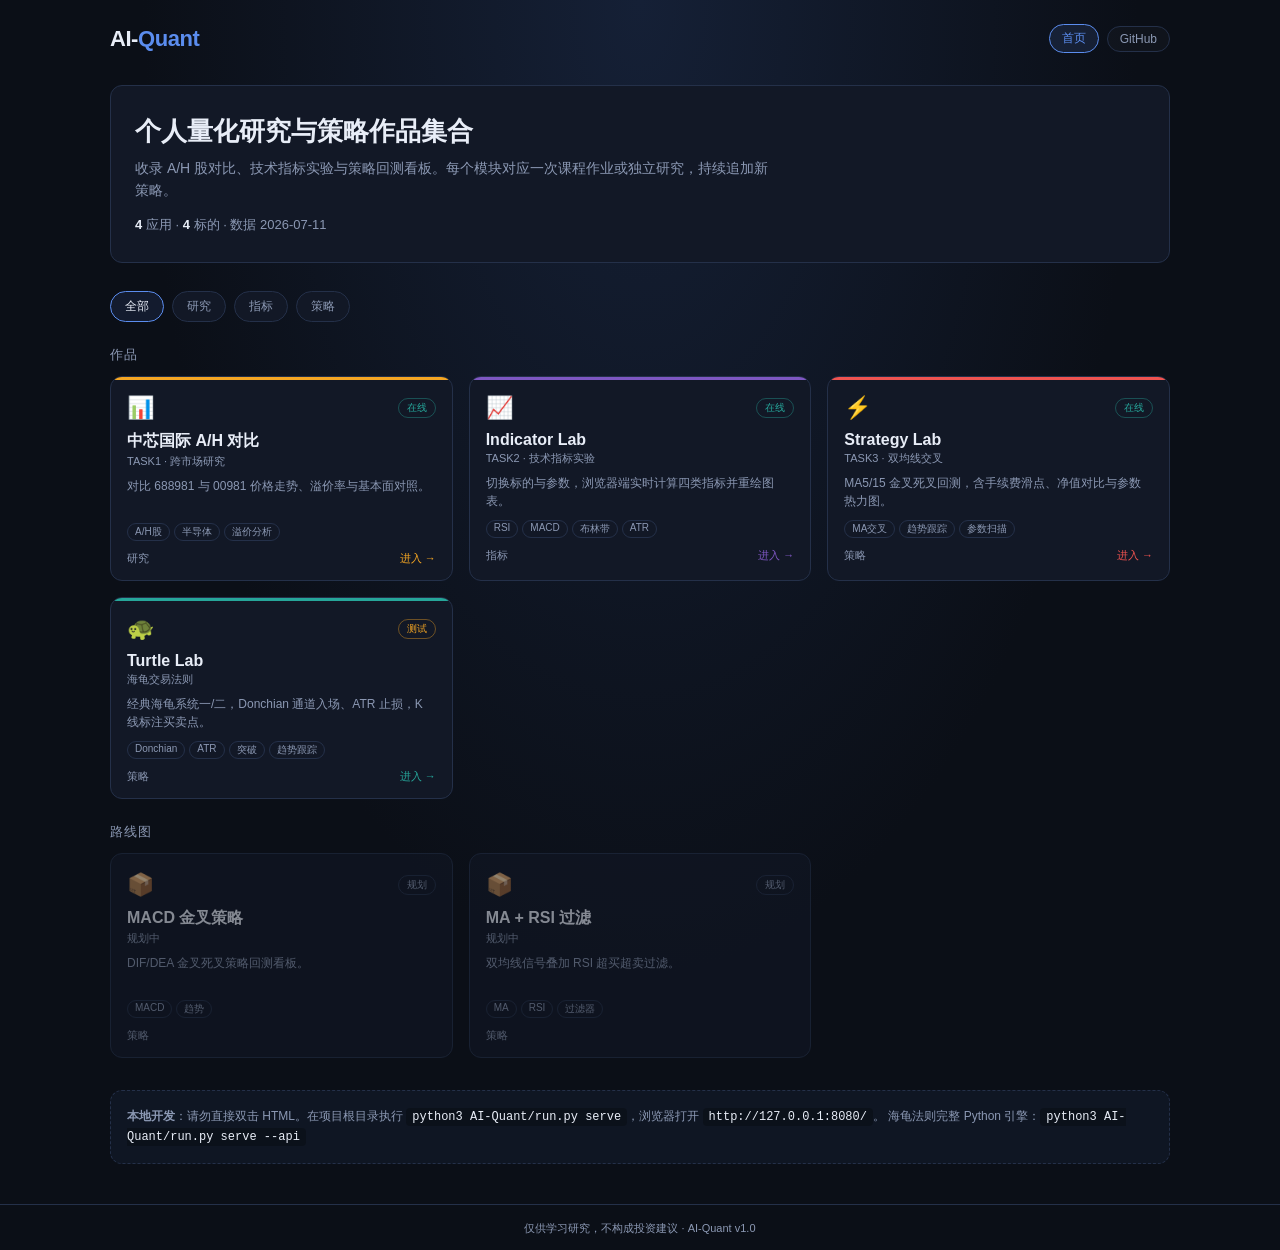
<file: AI-Quant/index.html>
<!DOCTYPE html>
<html lang="zh-CN">
<head>
  <meta charset="UTF-8" />
  <meta name="viewport" content="width=device-width, initial-scale=1.0" />
  <title>AI-Quant — 个人量化作品集合</title>
  <link rel="stylesheet" href="shared/css/platform.css" />
  <style>
    .wrap { max-width: 1100px; margin: 0 auto; padding: 24px 20px 40px; }

    .topbar {
      display: flex;
      align-items: center;
      justify-content: space-between;
      margin-bottom: 32px;
      flex-wrap: wrap;
      gap: 12px;
    }
    .brand { font-size: 22px; font-weight: 800; letter-spacing: -.02em; }
    .brand span { color: var(--accent); }

    .hero {
      margin-bottom: 28px;
      padding: 28px 24px;
      background: var(--panel);
      border: 1px solid var(--border);
      border-radius: var(--radius);
    }
    .hero h1 { font-size: 26px; margin-bottom: 8px; }
    .hero p { color: var(--muted); font-size: 14px; line-height: 1.6; max-width: 640px; }
    .hero-stats { margin-top: 14px; font-size: 13px; color: var(--muted); }
    .hero-stats strong { color: var(--text); }

    .filters {
      display: flex;
      gap: 8px;
      margin-bottom: 20px;
      flex-wrap: wrap;
    }
    .filters button {
      background: var(--panel);
      border: 1px solid var(--border);
      color: var(--muted);
      padding: 6px 14px;
      border-radius: 999px;
      font-size: 12px;
      cursor: pointer;
    }
    .filters button.active {
      color: var(--text);
      border-color: var(--accent);
      background: rgba(91,141,239,.1);
    }

    .section-title {
      font-size: 13px;
      color: var(--muted);
      margin: 24px 0 12px;
      text-transform: uppercase;
      letter-spacing: .06em;
    }

    .app-grid {
      display: grid;
      grid-template-columns: repeat(3, 1fr);
      gap: 16px;
    }

    .app-card {
      display: block;
      text-decoration: none;
      background: var(--panel);
      border: 1px solid var(--border);
      border-radius: var(--radius);
      padding: 18px 16px 14px;
      position: relative;
      overflow: hidden;
      transition: transform .15s, border-color .15s;
    }
    .app-card:not(.disabled):hover {
      transform: translateY(-2px);
      border-color: var(--accent);
    }
    .app-card.disabled { opacity: .55; cursor: default; }
    .card-accent {
      position: absolute;
      top: 0; left: 0; right: 0;
      height: 3px;
      background: var(--accent);
    }
    .card-head {
      display: flex;
      justify-content: space-between;
      align-items: center;
      margin-bottom: 10px;
    }
    .card-icon { font-size: 22px; }
    .status {
      font-size: 10px;
      padding: 2px 8px;
      border-radius: 999px;
      border: 1px solid var(--border);
    }
    .status.live { color: var(--strategy); border-color: rgba(38,166,154,.4); }
    .status.beta { color: var(--research); border-color: rgba(245,166,35,.4); }
    .status.planned { color: var(--muted); }

    .app-card h3 { font-size: 16px; margin-bottom: 2px; }
    .subtitle { font-size: 11px; color: var(--muted); margin-bottom: 8px; }
    .desc { font-size: 12px; color: var(--muted); line-height: 1.5; min-height: 36px; }
    .tags { display: flex; flex-wrap: wrap; gap: 4px; margin: 10px 0; }
    .tag {
      font-size: 10px;
      padding: 1px 7px;
      border-radius: 999px;
      border: 1px solid var(--border);
      color: var(--muted);
    }
    .card-foot {
      display: flex;
      justify-content: space-between;
      align-items: center;
      margin-top: 8px;
      font-size: 11px;
      color: var(--muted);
    }
    .enter { color: var(--accent); }

    .dev-box {
      margin-top: 32px;
      padding: 16px;
      background: rgba(91,141,239,.06);
      border: 1px dashed var(--border);
      border-radius: var(--radius);
      font-size: 12px;
      color: var(--muted);
      line-height: 1.6;
    }
    .dev-box code {
      background: rgba(0,0,0,.25);
      padding: 2px 6px;
      border-radius: 4px;
      color: var(--text);
    }
    .empty { color: var(--muted); padding: 24px; text-align: center; grid-column: 1 / -1; }

    @media (max-width: 900px) {
      .app-grid { grid-template-columns: repeat(2, 1fr); }
    }
    @media (max-width: 560px) {
      .app-grid { grid-template-columns: 1fr; }
    }
  </style>
</head>
<body>
  <div class="wrap">
    <header class="topbar">
      <div class="brand">AI-<span>Quant</span></div>
      <nav class="platform-nav">
        <a href="./" class="active home">首页</a>
        <a href="https://github.com/levine666/AI-Quant" target="_blank" rel="noopener">GitHub</a>
      </nav>
    </header>

    <section class="hero">
      <h1>个人量化研究与策略作品集合</h1>
      <p>
        收录 A/H 股对比、技术指标实验与策略回测看板。每个模块对应一次课程作业或独立研究，持续追加新策略。
      </p>
      <div class="hero-stats" id="heroStats">加载中…</div>
    </section>

    <div class="filters">
      <button type="button" data-filter="all" class="active">全部</button>
      <button type="button" data-filter="research">研究</button>
      <button type="button" data-filter="indicators">指标</button>
      <button type="button" data-filter="strategy">策略</button>
    </div>

    <div class="section-title">作品</div>
    <div class="app-grid" id="appGrid"></div>

    <div id="plannedSection">
      <div class="section-title">路线图</div>
      <div class="app-grid" id="plannedGrid"></div>
    </div>

    <div class="dev-box" id="dev">
      <strong>本地开发</strong>：请勿直接双击 HTML。在项目根目录执行
      <code>python3 AI-Quant/run.py serve</code>，浏览器打开
      <code>http://127.0.0.1:8080/</code>。
      海龟法则完整 Python 引擎：<code>python3 AI-Quant/run.py serve --api</code>
    </div>
  </div>

  <footer class="disclaimer">仅供学习研究，不构成投资建议 · AI-Quant v1.0</footer>
  <script src="shared/js/home.js"></script>
</body>
</html>
</file>
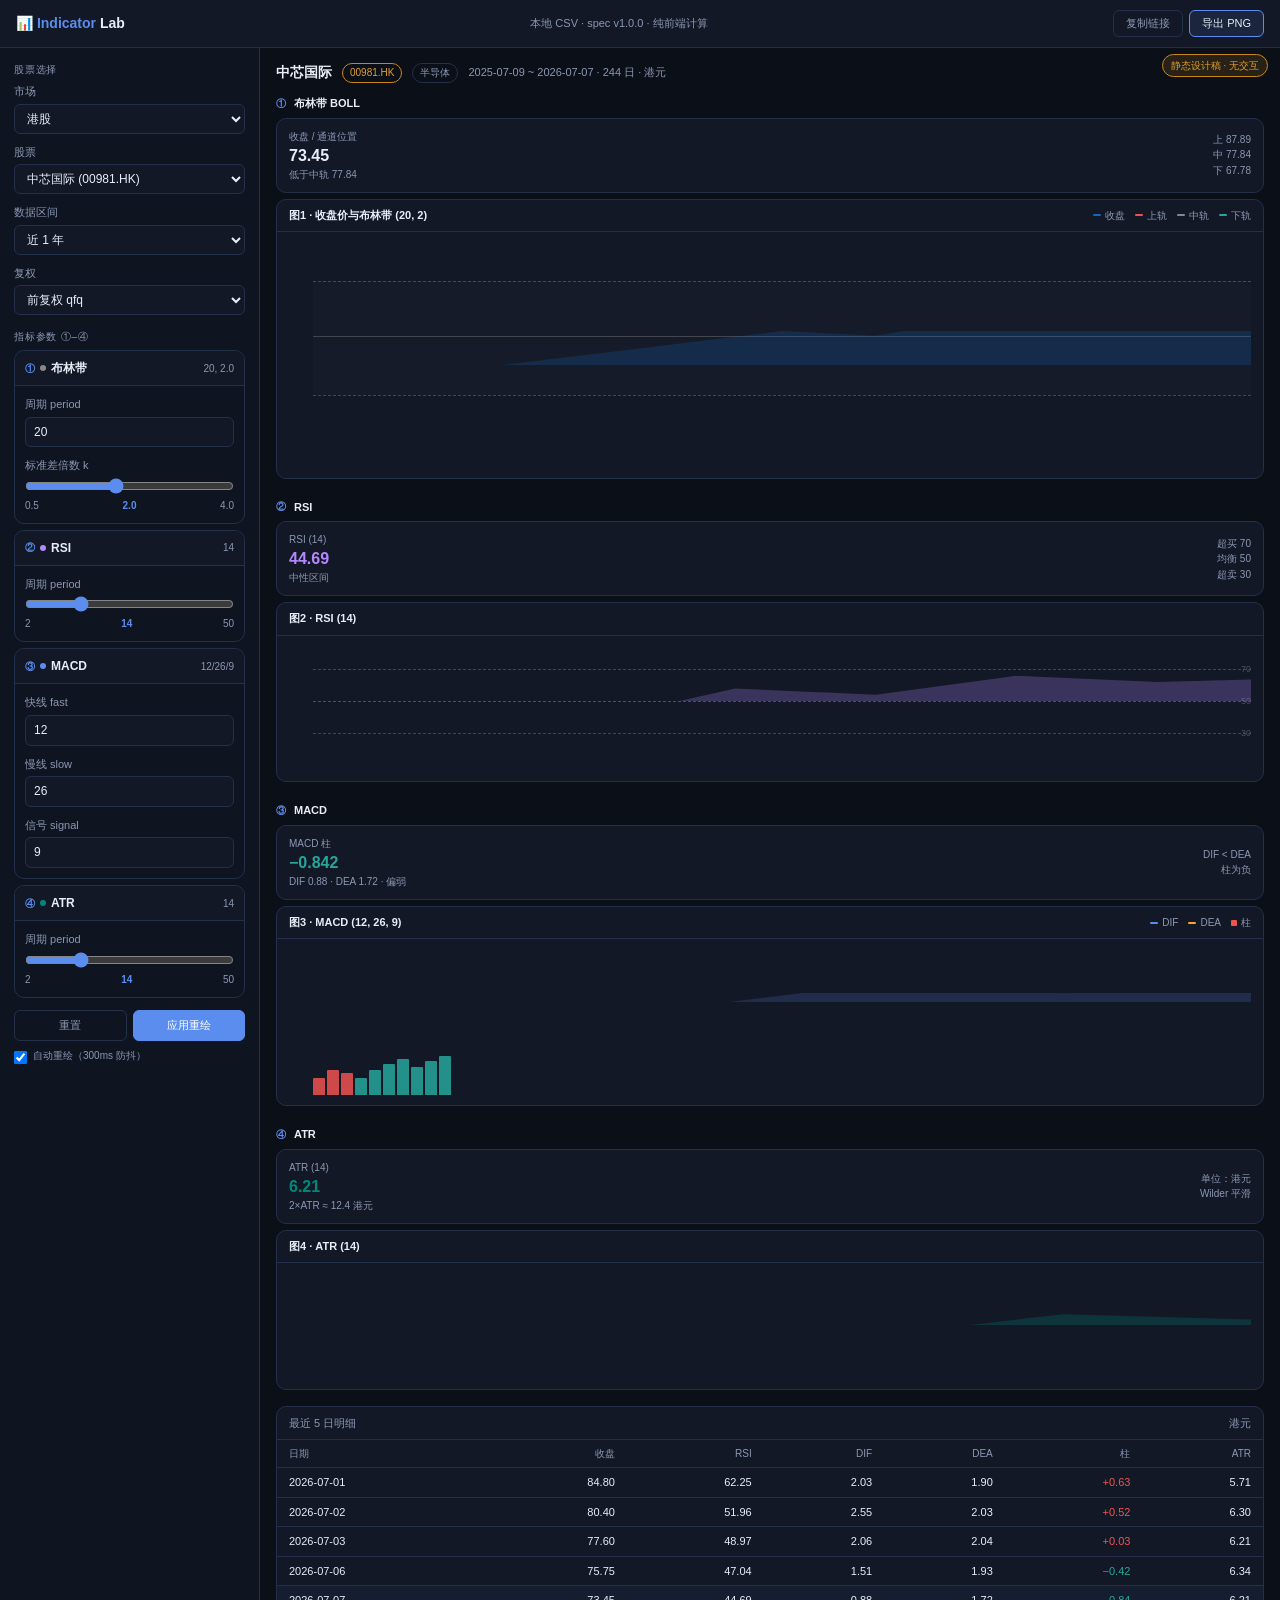
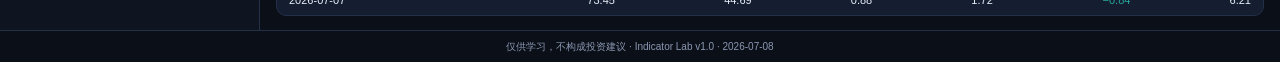
<file: AI-Quant/docs/indicator_lab_ui_mockup.html>
<!DOCTYPE html>
<html lang="zh-CN">
<head>
  <meta charset="UTF-8" />
  <meta name="viewport" content="width=device-width, initial-scale=1.0" />
  <title>Indicator Lab — 界面设计参考 v1.0</title>
  <style>
    :root {
      --bg: #0b0f17;
      --sidebar: #0f1520;
      --panel: #121826;
      --border: #243049;
      --text: #e8edf7;
      --muted: #8b98b3;
      --accent: #5b8def;
      --up: #ef5350;
      --down: #26a69a;
      --rsi: #b388ff;
      --macd-dif: #5b8def;
      --macd-dea: #f5a623;
      --atr: #00897b;
      --fs-xs: 10px;
      --fs-sm: 11px;
      --fs-base: 12px;
      --fs-md: 13px;
      --fs-lg: 14px;
      --fs-xl: 16px;
      --radius: 10px;
    }

    *, *::before, *::after { box-sizing: border-box; margin: 0; padding: 0; }

    body {
      font-family: -apple-system, BlinkMacSystemFont, "PingFang SC", "Microsoft YaHei", sans-serif;
      font-size: var(--fs-base);
      line-height: 1.5;
      background: var(--bg);
      color: var(--text);
      min-height: 100vh;
      display: flex;
      flex-direction: column;
      -webkit-font-smoothing: antialiased;
    }

    /* ── 顶栏 ── */
    .topbar {
      height: 48px;
      border-bottom: 1px solid var(--border);
      display: flex;
      align-items: center;
      justify-content: space-between;
      padding: 0 16px;
      background: var(--panel);
      flex-shrink: 0;
      gap: 12px;
    }
    .logo { font-size: var(--fs-lg); font-weight: 700; white-space: nowrap; }
    .logo span { color: var(--accent); }
    .topbar-meta {
      font-size: var(--fs-sm);
      color: var(--muted);
      flex: 1;
      text-align: center;
      white-space: nowrap;
      overflow: hidden;
      text-overflow: ellipsis;
    }
    .topbar-actions { display: flex; gap: 6px; flex-shrink: 0; }

    .btn {
      background: rgba(91,141,239,.12);
      border: 1px solid var(--accent);
      color: var(--text);
      padding: 5px 12px;
      border-radius: 6px;
      font-size: var(--fs-sm);
      cursor: pointer;
      white-space: nowrap;
    }
    .btn-ghost { background: transparent; border-color: var(--border); color: var(--muted); }
    .btn-primary { background: var(--accent); border-color: var(--accent); color: #fff; }

    /* ── 主体 ── */
    .layout { display: flex; flex: 1; min-height: 0; }

    /* ── 侧边栏 ── */
    .sidebar {
      width: 260px;
      background: var(--sidebar);
      border-right: 1px solid var(--border);
      padding: 14px;
      overflow-y: auto;
      flex-shrink: 0;
    }
    .section-title {
      font-size: var(--fs-xs);
      color: var(--muted);
      text-transform: uppercase;
      letter-spacing: .08em;
      margin: 14px 0 6px;
    }
    .section-title:first-child { margin-top: 0; }

    .field { margin-bottom: 10px; }
    .field label,
    .param-label {
      display: block;
      font-size: var(--fs-sm);
      color: var(--muted);
      margin-bottom: 4px;
    }
    select, input[type="number"] {
      width: 100%;
      background: var(--panel);
      border: 1px solid var(--border);
      color: var(--text);
      padding: 6px 8px;
      border-radius: 6px;
      font-size: var(--fs-base);
      line-height: 1.4;
    }
    input[type="range"] {
      width: 100%;
      accent-color: var(--accent);
      margin: 4px 0;
      display: block;
    }
    .range-row {
      display: flex;
      justify-content: space-between;
      font-size: var(--fs-xs);
      color: var(--muted);
    }
    .range-val { color: var(--accent); font-weight: 600; }

    .accordion {
      border: 1px solid var(--border);
      border-radius: var(--radius);
      margin-bottom: 6px;
      overflow: hidden;
    }
    .acc-head {
      padding: 8px 10px;
      background: var(--panel);
      font-size: var(--fs-base);
      font-weight: 600;
      display: flex;
      justify-content: space-between;
      align-items: center;
      gap: 6px;
      cursor: default;
    }
    .acc-head-left {
      display: flex;
      align-items: center;
      gap: 5px;
      min-width: 0;
    }
    .acc-head .idx {
      color: var(--accent);
      font-size: var(--fs-xs);
      font-weight: 700;
      flex-shrink: 0;
    }
    .acc-head .dot {
      width: 6px;
      height: 6px;
      border-radius: 50%;
      flex-shrink: 0;
    }
    .acc-head .param-summary {
      font-size: var(--fs-xs);
      color: var(--muted);
      font-weight: 400;
      flex-shrink: 0;
    }
    .acc-body {
      padding: 10px;
      border-top: 1px solid var(--border);
      font-size: var(--fs-sm);
    }
    .acc-body .field:last-child { margin-bottom: 0; }
    .hint {
      color: var(--muted);
      font-size: var(--fs-xs);
      line-height: 1.45;
      margin-top: 6px;
    }

    .sidebar-actions { display: flex; gap: 6px; margin-top: 12px; }
    .sidebar-actions .btn { flex: 1; text-align: center; padding: 7px 4px; }
    .toggle-row {
      display: flex;
      align-items: flex-start;
      gap: 6px;
      font-size: var(--fs-xs);
      margin-top: 8px;
      color: var(--muted);
      line-height: 1.4;
    }
    .toggle-row input { margin-top: 2px; flex-shrink: 0; }

    /* ── 内容区 ── */
    .content {
      flex: 1;
      padding: 14px 16px;
      overflow-y: auto;
      min-width: 0;
    }

    .stock-banner {
      display: flex;
      align-items: center;
      flex-wrap: wrap;
      gap: 6px 10px;
      margin-bottom: 12px;
      font-size: var(--fs-sm);
      color: var(--muted);
    }
    .stock-banner .name {
      font-size: var(--fs-lg);
      font-weight: 600;
      color: var(--text);
    }
    .tag {
      font-size: var(--fs-xs);
      padding: 1px 7px;
      border-radius: 999px;
      border: 1px solid var(--border);
      color: var(--muted);
      line-height: 1.6;
    }
    .tag-hk { border-color: #c88719; color: #e0a030; }

    /* ── 指标模块 ── */
    .indicator-modules {
      display: flex;
      flex-direction: column;
      gap: 20px;
      margin-bottom: 16px;
    }
    .indicator-module {
      display: flex;
      flex-direction: column;
      gap: 6px;
    }
    .module-head {
      display: flex;
      align-items: center;
      gap: 8px;
      font-size: var(--fs-sm);
      color: var(--muted);
    }
    .module-head .idx {
      color: var(--accent);
      font-weight: 700;
      font-size: var(--fs-xs);
    }
    .module-head .name { color: var(--text); font-weight: 600; }

    /* 读数卡 */
    .metric-card {
      background: var(--panel);
      border: 1px solid var(--border);
      border-radius: var(--radius);
      padding: 10px 12px;
      display: grid;
      grid-template-columns: 1fr auto;
      gap: 8px 16px;
      align-items: center;
    }
    .metric-primary .label { font-size: var(--fs-xs); color: var(--muted); }
    .metric-primary .value {
      font-size: var(--fs-xl);
      font-weight: 700;
      font-variant-numeric: tabular-nums;
      line-height: 1.2;
      margin-top: 2px;
    }
    .metric-primary .sub {
      font-size: var(--fs-xs);
      color: var(--muted);
      margin-top: 2px;
    }
    .metric-extra {
      text-align: right;
      font-size: var(--fs-xs);
      color: var(--muted);
      line-height: 1.55;
      white-space: nowrap;
    }
    .val-rsi { color: var(--rsi); }
    .val-atr { color: var(--atr); }
    .val-neg { color: var(--down); }

    /* ── 图表 ── */
    .chart-panel {
      background: var(--panel);
      border: 1px solid var(--border);
      border-radius: var(--radius);
      overflow: hidden;
      display: flex;
      flex-direction: column;
    }
    .chart-panel.h280 { height: 280px; }
    .chart-panel.h180 { height: 180px; }
    .chart-panel.h200 { height: 200px; }
    .chart-panel.h160 { height: 160px; }

    .chart-header {
      display: flex;
      align-items: flex-start;
      justify-content: space-between;
      gap: 10px;
      padding: 8px 12px;
      border-bottom: 1px solid var(--border);
      flex-shrink: 0;
    }
    .chart-title {
      font-size: var(--fs-sm);
      font-weight: 600;
      color: var(--text);
      line-height: 1.4;
      min-width: 0;
    }
    .legend {
      display: flex;
      flex-wrap: wrap;
      gap: 6px 10px;
      font-size: var(--fs-xs);
      color: var(--muted);
      flex-shrink: 0;
      justify-content: flex-end;
    }
    .legend-item { display: flex; align-items: center; gap: 4px; white-space: nowrap; }
    .legend-dot { width: 8px; height: 2px; border-radius: 1px; flex-shrink: 0; }
    .legend-dot.bar { width: 6px; height: 6px; border-radius: 1px; }

    .chart-body {
      flex: 1;
      position: relative;
      min-height: 0;
    }
    .fake-price {
      position: absolute;
      inset: 8px 12px 10px 36px;
    }

    /* 模拟曲线 */
    .line-close {
      position: absolute; inset: 0;
      clip-path: polygon(0% 65%,10% 60%,20% 55%,30% 50%,40% 45%,50% 40%,60% 42%,70% 35%,80% 38%,90% 30%,100% 32%,100% 100%,0% 100%);
      background: linear-gradient(transparent 40%, rgba(21,101,192,.22) 40%, rgba(21,101,192,.22) 55%, transparent 55%);
    }
    .line-boll-up { position: absolute; top: 18%; left: 0; right: 0; border-top: 1px dashed rgba(239,83,80,.45); }
    .line-boll-mid { position: absolute; top: 42%; left: 0; right: 0; border-top: 1px solid rgba(136,136,136,.4); }
    .line-boll-lo { position: absolute; top: 68%; left: 0; right: 0; border-top: 1px dashed rgba(38,166,154,.45); }
    .boll-fill { position: absolute; top: 18%; bottom: 32%; left: 0; right: 0; background: rgba(136,136,136,.03); }

    .line-rsi {
      position: absolute; inset: 0;
      clip-path: polygon(0% 70%,15% 55%,30% 60%,45% 35%,60% 40%,75% 25%,90% 30%,100% 28%,100% 100%,0% 100%);
      background: linear-gradient(transparent 25%, rgba(179,136,255,.25) 25%, rgba(179,136,255,.25) 45%, transparent 45%);
    }
    .hline { position: absolute; left: 0; right: 0; border-top: 1px dashed; opacity: .45; }
    .hline-70 { top: 20%; border-color: var(--up); }
    .hline-50 { top: 45%; border-color: var(--muted); }
    .hline-30 { top: 70%; border-color: var(--down); }
    .hline-label { position: absolute; right: 0; font-size: 9px; color: var(--muted); top: -7px; }

    .macd-lines {
      position: absolute; inset: 0 0 38% 0;
      clip-path: polygon(0% 80%,20% 60%,40% 65%,60% 40%,80% 50%,100% 45%,100% 100%,0% 100%);
      background: linear-gradient(transparent 50%, rgba(91,141,239,.18) 50%, rgba(91,141,239,.18) 60%, transparent 60%);
    }
    .macd-bars {
      position: absolute; bottom: 0; left: 0; right: 0; height: 38%;
      display: flex; align-items: flex-end; gap: 2px;
    }
    .bar { flex: 1; border-radius: 1px 1px 0 0; min-width: 2px; max-width: 12px; }
    .bar-up { background: var(--up); opacity: .85; }
    .bar-down { background: var(--down); opacity: .85; }

    .line-atr {
      position: absolute; inset: 0;
      clip-path: polygon(0% 75%,20% 70%,40% 55%,60% 60%,80% 40%,100% 45%,100% 100%,0% 100%);
      background: linear-gradient(transparent 30%, rgba(0,137,123,.25) 30%, rgba(0,137,123,.25) 50%, transparent 50%);
    }

    /* ── 表格 ── */
    .table-panel {
      background: var(--panel);
      border: 1px solid var(--border);
      border-radius: var(--radius);
      overflow: hidden;
    }
    .table-head {
      padding: 8px 12px;
      font-size: var(--fs-sm);
      color: var(--muted);
      border-bottom: 1px solid var(--border);
      display: flex;
      justify-content: space-between;
      gap: 8px;
    }
    table { width: 100%; border-collapse: collapse; font-size: var(--fs-sm); }
    th, td {
      padding: 6px 12px;
      text-align: right;
      border-bottom: 1px solid var(--border);
      font-variant-numeric: tabular-nums;
    }
    th:first-child, td:first-child { text-align: left; }
    th { color: var(--muted); font-weight: 500; font-size: var(--fs-xs); }
    tr:last-child td { border-bottom: none; }
    tr.highlight td { background: rgba(91,141,239,.05); }
    .pos { color: var(--up); }
    .neg { color: var(--down); }

    .footer {
      padding: 8px 16px;
      border-top: 1px solid var(--border);
      font-size: var(--fs-xs);
      color: var(--muted);
      text-align: center;
      flex-shrink: 0;
    }

    .badge-mock {
      position: fixed;
      top: 54px;
      right: 12px;
      background: rgba(245,166,35,.12);
      border: 1px solid #c88719;
      color: #e0a030;
      font-size: var(--fs-xs);
      padding: 3px 8px;
      border-radius: 999px;
      z-index: 99;
    }

    @media (max-width: 1100px) {
      .layout { flex-direction: column; }
      .sidebar { width: 100%; border-right: none; border-bottom: 1px solid var(--border); max-height: 320px; }
      .topbar-meta { display: none; }
      .metric-extra { white-space: normal; }
    }
    @media (max-width: 640px) {
      .metric-card { grid-template-columns: 1fr; }
      .metric-extra { text-align: left; }
      .chart-header { flex-direction: column; }
      .legend { justify-content: flex-start; }
    }
  </style>
</head>
<body>
  <div class="badge-mock">静态设计稿 · 无交互</div>

  <header class="topbar">
    <div class="logo">📊 <span>Indicator</span> Lab</div>
    <div class="topbar-meta">本地 CSV · spec v1.0.0 · 纯前端计算</div>
    <div class="topbar-actions">
      <button type="button" class="btn btn-ghost">复制链接</button>
      <button type="button" class="btn">导出 PNG</button>
    </div>
  </header>

  <div class="layout">
    <aside class="sidebar">
      <div class="section-title">股票选择</div>
      <div class="field">
        <label for="market">市场</label>
        <select id="market"><option>全部</option><option selected>港股</option><option>A股</option></select>
      </div>
      <div class="field">
        <label for="stock">股票</label>
        <select id="stock">
          <option selected>中芯国际 (00981.HK)</option>
          <option>中芯国际 (688981.SH)</option>
          <option>比亚迪 (002594.SZ)</option>
          <option>长江电力 (600900.SH)</option>
        </select>
      </div>
      <div class="field">
        <label for="range">数据区间</label>
        <select id="range">
          <option>近 3 个月</option>
          <option>近 6 个月</option>
          <option selected>近 1 年</option>
          <option>全部</option>
        </select>
      </div>
      <div class="field">
        <label for="adjust">复权</label>
        <select id="adjust"><option selected>前复权 qfq</option><option>后复权 hfq</option><option>不复权</option></select>
      </div>

      <div class="section-title">指标参数 ①–④</div>

      <div class="accordion">
        <div class="acc-head">
          <span class="acc-head-left"><span class="idx">①</span><span class="dot" style="background:#888"></span>布林带</span>
          <span class="param-summary">20, 2.0</span>
        </div>
        <div class="acc-body">
          <div class="field"><label class="param-label">周期 period</label><input type="number" value="20" /></div>
          <label class="param-label">标准差倍数 k</label>
          <input type="range" min="0.5" max="4" step="0.1" value="2" />
          <div class="range-row"><span>0.5</span><span class="range-val">2.0</span><span>4.0</span></div>
        </div>
      </div>

      <div class="accordion">
        <div class="acc-head">
          <span class="acc-head-left"><span class="idx">②</span><span class="dot" style="background:var(--rsi)"></span>RSI</span>
          <span class="param-summary">14</span>
        </div>
        <div class="acc-body">
          <label class="param-label">周期 period</label>
          <input type="range" min="2" max="50" value="14" />
          <div class="range-row"><span>2</span><span class="range-val">14</span><span>50</span></div>
        </div>
      </div>

      <div class="accordion">
        <div class="acc-head">
          <span class="acc-head-left"><span class="idx">③</span><span class="dot" style="background:var(--accent)"></span>MACD</span>
          <span class="param-summary">12/26/9</span>
        </div>
        <div class="acc-body">
          <div class="field"><label class="param-label">快线 fast</label><input type="number" value="12" /></div>
          <div class="field"><label class="param-label">慢线 slow</label><input type="number" value="26" /></div>
          <div class="field"><label class="param-label">信号 signal</label><input type="number" value="9" /></div>
        </div>
      </div>

      <div class="accordion">
        <div class="acc-head">
          <span class="acc-head-left"><span class="idx">④</span><span class="dot" style="background:var(--atr)"></span>ATR</span>
          <span class="param-summary">14</span>
        </div>
        <div class="acc-body">
          <label class="param-label">周期 period</label>
          <input type="range" min="2" max="50" value="14" />
          <div class="range-row"><span>2</span><span class="range-val">14</span><span>50</span></div>
        </div>
      </div>

      <div class="sidebar-actions">
        <button type="button" class="btn btn-ghost">重置</button>
        <button type="button" class="btn btn-primary">应用重绘</button>
      </div>
      <div class="toggle-row">
        <input type="checkbox" checked id="auto" />
        <label for="auto">自动重绘（300ms 防抖）</label>
      </div>
    </aside>

    <main class="content">
      <div class="stock-banner">
        <span class="name">中芯国际</span>
        <span class="tag tag-hk">00981.HK</span>
        <span class="tag">半导体</span>
        <span>2025-07-09 ~ 2026-07-07 · 244 日 · 港元</span>
      </div>

      <div class="indicator-modules">

        <!-- ① BOLL -->
        <section class="indicator-module">
          <div class="module-head"><span class="idx">①</span><span class="name">布林带 BOLL</span></div>
          <div class="metric-card">
            <div class="metric-primary">
              <div class="label">收盘 / 通道位置</div>
              <div class="value">73.45</div>
              <div class="sub">低于中轨 77.84</div>
            </div>
            <div class="metric-extra">上 87.89<br>中 77.84<br>下 67.78</div>
          </div>
          <div class="chart-panel h280">
            <div class="chart-header">
              <div class="chart-title">图1 · 收盘价与布林带 (20, 2)</div>
              <div class="legend">
                <span class="legend-item"><span class="legend-dot" style="background:#1565C0"></span>收盘</span>
                <span class="legend-item"><span class="legend-dot" style="background:var(--up)"></span>上轨</span>
                <span class="legend-item"><span class="legend-dot" style="background:#888"></span>中轨</span>
                <span class="legend-item"><span class="legend-dot" style="background:var(--down)"></span>下轨</span>
              </div>
            </div>
            <div class="chart-body">
              <div class="fake-price">
                <div class="boll-fill"></div>
                <div class="line-boll-up"></div>
                <div class="line-boll-mid"></div>
                <div class="line-boll-lo"></div>
                <div class="line-close"></div>
              </div>
            </div>
          </div>
        </section>

        <!-- ② RSI -->
        <section class="indicator-module">
          <div class="module-head"><span class="idx">②</span><span class="name">RSI</span></div>
          <div class="metric-card">
            <div class="metric-primary">
              <div class="label">RSI (14)</div>
              <div class="value val-rsi">44.69</div>
              <div class="sub">中性区间</div>
            </div>
            <div class="metric-extra">超买 70<br>均衡 50<br>超卖 30</div>
          </div>
          <div class="chart-panel h180">
            <div class="chart-header">
              <div class="chart-title">图2 · RSI (14)</div>
            </div>
            <div class="chart-body">
              <div class="fake-price">
                <div class="hline hline-70"><span class="hline-label">70</span></div>
                <div class="hline hline-50"><span class="hline-label">50</span></div>
                <div class="hline hline-30"><span class="hline-label">30</span></div>
                <div class="line-rsi"></div>
              </div>
            </div>
          </div>
        </section>

        <!-- ③ MACD -->
        <section class="indicator-module">
          <div class="module-head"><span class="idx">③</span><span class="name">MACD</span></div>
          <div class="metric-card">
            <div class="metric-primary">
              <div class="label">MACD 柱</div>
              <div class="value val-neg">−0.842</div>
              <div class="sub">DIF 0.88 · DEA 1.72 · 偏弱</div>
            </div>
            <div class="metric-extra">DIF &lt; DEA<br>柱为负</div>
          </div>
          <div class="chart-panel h200">
            <div class="chart-header">
              <div class="chart-title">图3 · MACD (12, 26, 9)</div>
              <div class="legend">
                <span class="legend-item"><span class="legend-dot" style="background:var(--macd-dif)"></span>DIF</span>
                <span class="legend-item"><span class="legend-dot" style="background:var(--macd-dea)"></span>DEA</span>
                <span class="legend-item"><span class="legend-dot bar" style="background:var(--up)"></span>柱</span>
              </div>
            </div>
            <div class="chart-body">
              <div class="fake-price">
                <div class="macd-lines"></div>
                <div class="macd-bars">
                  <div class="bar bar-up" style="height:30%"></div>
                  <div class="bar bar-up" style="height:45%"></div>
                  <div class="bar bar-up" style="height:40%"></div>
                  <div class="bar bar-down" style="height:30%"></div>
                  <div class="bar bar-down" style="height:45%"></div>
                  <div class="bar bar-down" style="height:55%"></div>
                  <div class="bar bar-down" style="height:65%"></div>
                  <div class="bar bar-down" style="height:50%"></div>
                  <div class="bar bar-down" style="height:60%"></div>
                  <div class="bar bar-down" style="height:70%"></div>
                </div>
              </div>
            </div>
          </div>
        </section>

        <!-- ④ ATR -->
        <section class="indicator-module">
          <div class="module-head"><span class="idx">④</span><span class="name">ATR</span></div>
          <div class="metric-card">
            <div class="metric-primary">
              <div class="label">ATR (14)</div>
              <div class="value val-atr">6.21</div>
              <div class="sub">2×ATR ≈ 12.4 港元</div>
            </div>
            <div class="metric-extra">单位：港元<br>Wilder 平滑</div>
          </div>
          <div class="chart-panel h160">
            <div class="chart-header">
              <div class="chart-title">图4 · ATR (14)</div>
            </div>
            <div class="chart-body">
              <div class="fake-price">
                <div class="line-atr"></div>
              </div>
            </div>
          </div>
        </section>

      </div>

      <div class="table-panel">
        <div class="table-head">
          <span>最近 5 日明细</span>
          <span>港元</span>
        </div>
        <table>
          <thead>
            <tr><th>日期</th><th>收盘</th><th>RSI</th><th>DIF</th><th>DEA</th><th>柱</th><th>ATR</th></tr>
          </thead>
          <tbody>
            <tr><td>2026-07-01</td><td>84.80</td><td>62.25</td><td>2.03</td><td>1.90</td><td class="pos">+0.63</td><td>5.71</td></tr>
            <tr><td>2026-07-02</td><td>80.40</td><td>51.96</td><td>2.55</td><td>2.03</td><td class="pos">+0.52</td><td>6.30</td></tr>
            <tr><td>2026-07-03</td><td>77.60</td><td>48.97</td><td>2.06</td><td>2.04</td><td class="pos">+0.03</td><td>6.21</td></tr>
            <tr><td>2026-07-06</td><td>75.75</td><td>47.04</td><td>1.51</td><td>1.93</td><td class="neg">−0.42</td><td>6.34</td></tr>
            <tr class="highlight"><td>2026-07-07</td><td>73.45</td><td>44.69</td><td>0.88</td><td>1.72</td><td class="neg">−0.84</td><td>6.21</td></tr>
          </tbody>
        </table>
      </div>
    </main>
  </div>

  <footer class="footer">仅供学习，不构成投资建议 · Indicator Lab v1.0 · 2026-07-08</footer>
</body>
</html>
</file>
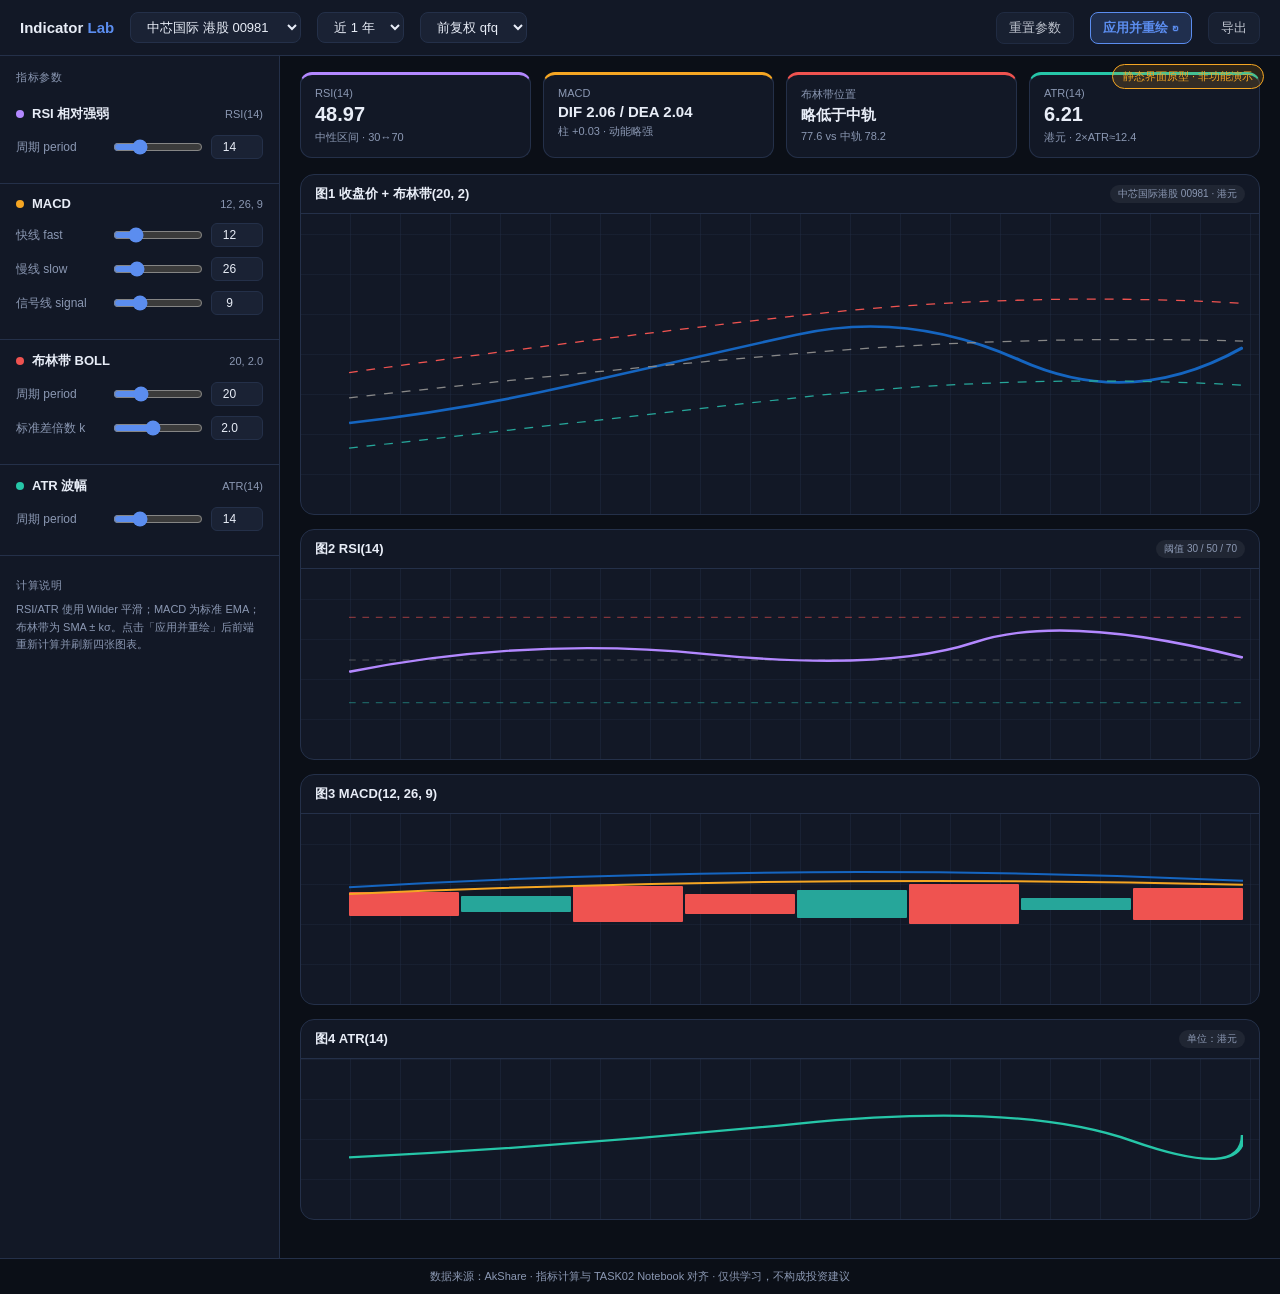
<file: TASK2/task02_indicator_lab/docs/indicator_dashboard_mockup.html>
<!DOCTYPE html>
<html lang="zh-CN">
<head>
  <meta charset="UTF-8" />
  <meta name="viewport" content="width=device-width, initial-scale=1.0" />
  <title>Indicator Lab Dashboard — 界面原型</title>
  <style>
    :root {
      --bg: #0b0f17;
      --panel: #121826;
      --panel2: #1a2234;
      --border: #243049;
      --text: #e8edf7;
      --muted: #8b98b3;
      --accent: #5b8def;
      --rsi: #b388ff;
      --macd: #f5a623;
      --boll: #ef5350;
      --atr: #26c6a8;
      --up: #ef5350;
      --down: #26a69a;
    }
    * { box-sizing: border-box; margin: 0; padding: 0; }
    body {
      font-family: -apple-system, BlinkMacSystemFont, "PingFang SC", "Segoe UI", sans-serif;
      background: var(--bg);
      color: var(--text);
      min-height: 100vh;
      display: flex;
      flex-direction: column;
    }

    /* 顶栏 */
    .header {
      height: 56px;
      background: var(--panel);
      border-bottom: 1px solid var(--border);
      display: flex;
      align-items: center;
      padding: 0 20px;
      gap: 16px;
      flex-shrink: 0;
    }
    .logo {
      font-weight: 700;
      font-size: 15px;
      white-space: nowrap;
    }
    .logo span { color: var(--accent); }
    .header select, .header button {
      background: var(--panel2);
      border: 1px solid var(--border);
      color: var(--text);
      border-radius: 8px;
      padding: 6px 12px;
      font-size: 13px;
      cursor: pointer;
    }
    .header .spacer { flex: 1; }
    .btn-primary {
      background: rgba(91,141,239,0.2) !important;
      border-color: var(--accent) !important;
      color: var(--accent) !important;
      font-weight: 600;
    }
    .btn-ghost { opacity: 0.8; }

    /* 主体 */
    .main {
      display: flex;
      flex: 1;
      overflow: hidden;
    }

    /* 左栏参数 */
    .sidebar {
      width: 280px;
      background: var(--panel);
      border-right: 1px solid var(--border);
      overflow-y: auto;
      flex-shrink: 0;
    }
    .sidebar-title {
      padding: 14px 16px 8px;
      font-size: 11px;
      color: var(--muted);
      text-transform: uppercase;
      letter-spacing: 0.06em;
    }
    .param-group {
      border-bottom: 1px solid var(--border);
    }
    .param-header {
      display: flex;
      align-items: center;
      justify-content: space-between;
      padding: 12px 16px;
      cursor: pointer;
      font-size: 13px;
      font-weight: 600;
    }
    .param-header .dot {
      width: 8px; height: 8px; border-radius: 50%; margin-right: 8px;
      display: inline-block;
    }
    .param-body { padding: 0 16px 14px; }
    .param-row {
      display: flex;
      align-items: center;
      justify-content: space-between;
      margin-bottom: 10px;
      font-size: 12px;
    }
    .param-row label { color: var(--muted); }
    .param-control {
      display: flex;
      align-items: center;
      gap: 8px;
    }
    .param-control input[type=range] { width: 90px; accent-color: var(--accent); }
    .param-control input[type=number] {
      width: 52px;
      background: var(--panel2);
      border: 1px solid var(--border);
      color: var(--text);
      border-radius: 6px;
      padding: 4px 6px;
      font-size: 12px;
      text-align: center;
    }
    .param-summary {
      font-size: 11px;
      color: var(--muted);
      font-weight: 400;
    }

    /* 右栏图表 */
    .content {
      flex: 1;
      overflow-y: auto;
      padding: 16px 20px 24px;
    }

    /* 读数卡片 */
    .stat-row {
      display: grid;
      grid-template-columns: repeat(4, 1fr);
      gap: 12px;
      margin-bottom: 16px;
    }
    .stat-card {
      background: var(--panel);
      border: 1px solid var(--border);
      border-radius: 12px;
      padding: 12px 14px;
      border-top: 3px solid var(--accent);
    }
    .stat-card.rsi { border-top-color: var(--rsi); }
    .stat-card.macd { border-top-color: var(--macd); }
    .stat-card.boll { border-top-color: var(--boll); }
    .stat-card.atr { border-top-color: var(--atr); }
    .stat-card .label { font-size: 11px; color: var(--muted); margin-bottom: 4px; }
    .stat-card .value { font-size: 20px; font-weight: 700; font-variant-numeric: tabular-nums; }
    .stat-card .hint { font-size: 11px; color: var(--muted); margin-top: 4px; }

    /* 图表占位 */
    .chart-panel {
      background: var(--panel);
      border: 1px solid var(--border);
      border-radius: 14px;
      margin-bottom: 14px;
      overflow: hidden;
    }
    .chart-head {
      display: flex;
      align-items: center;
      justify-content: space-between;
      padding: 10px 14px;
      border-bottom: 1px solid var(--border);
      font-size: 13px;
      font-weight: 600;
    }
    .chart-head .tag {
      font-size: 10px;
      padding: 2px 8px;
      border-radius: 999px;
      background: rgba(255,255,255,0.06);
      color: var(--muted);
      font-weight: 400;
    }
    .chart-body {
      position: relative;
      background: repeating-linear-gradient(
        90deg, transparent, transparent 49px,
        rgba(36,48,73,0.4) 49px, rgba(36,48,73,0.4) 50px
      ),
      repeating-linear-gradient(
        0deg, transparent, transparent 39px,
        rgba(36,48,73,0.3) 39px, rgba(36,48,73,0.3) 40px
      );
    }
    .chart-body.tall { height: 300px; }
    .chart-body.mid { height: 190px; }
    .chart-body.short { height: 160px; }

    /* 模拟曲线 */
    .mock-line {
      position: absolute;
      inset: 20px 16px 28px 48px;
    }
    .mock-line svg { width: 100%; height: 100%; }
    .mock-candles {
      position: absolute;
      bottom: 30px; left: 48px; right: 16px; top: 20px;
      display: flex;
      align-items: flex-end;
      gap: 2px;
    }
    .candle { flex: 1; border-radius: 1px; min-width: 3px; }
    .candle.up { background: var(--up); }
    .candle.down { background: var(--down); }

    .footer {
      text-align: center;
      padding: 10px;
      font-size: 11px;
      color: var(--muted);
      border-top: 1px solid var(--border);
    }

    .prototype-badge {
      position: fixed;
      top: 64px; right: 16px;
      background: rgba(245,166,35,0.15);
      border: 1px solid var(--macd);
      color: var(--macd);
      font-size: 11px;
      padding: 4px 10px;
      border-radius: 999px;
      z-index: 10;
    }

    @media (max-width: 960px) {
      .sidebar { width: 220px; }
      .stat-row { grid-template-columns: repeat(2, 1fr); }
    }
  </style>
</head>
<body>
  <div class="prototype-badge">静态界面原型 · 非功能演示</div>

  <!-- 顶栏 -->
  <header class="header">
    <div class="logo">Indicator <span>Lab</span></div>
    <select title="选择股票">
      <option>中芯国际 港股 00981</option>
      <option>中芯国际 A股 688981</option>
      <option>比亚迪 002594</option>
      <option>长江电力 600900</option>
      <option>+ 上传 CSV…</option>
    </select>
    <select title="日期范围">
      <option>近 1 年</option>
      <option>近 6 月</option>
      <option>近 3 月</option>
      <option>全部</option>
    </select>
    <select title="复权">
      <option>前复权 qfq</option>
      <option>后复权 hfq</option>
      <option>不复权</option>
    </select>
    <div class="spacer"></div>
    <button class="btn-ghost">重置参数</button>
    <button class="btn-primary">应用并重绘 ↻</button>
    <button class="btn-ghost">导出</button>
  </header>

  <div class="main">
    <!-- 左栏：参数面板 -->
    <aside class="sidebar">
      <div class="sidebar-title">指标参数</div>

      <div class="param-group">
        <div class="param-header">
          <span><span class="dot" style="background:var(--rsi)"></span>RSI 相对强弱</span>
          <span class="param-summary">RSI(14)</span>
        </div>
        <div class="param-body">
          <div class="param-row">
            <label>周期 period</label>
            <div class="param-control">
              <input type="range" min="2" max="50" value="14" />
              <input type="number" value="14" min="2" max="50" />
            </div>
          </div>
        </div>
      </div>

      <div class="param-group">
        <div class="param-header">
          <span><span class="dot" style="background:var(--macd)"></span>MACD</span>
          <span class="param-summary">12, 26, 9</span>
        </div>
        <div class="param-body">
          <div class="param-row">
            <label>快线 fast</label>
            <div class="param-control">
              <input type="range" min="2" max="50" value="12" />
              <input type="number" value="12" />
            </div>
          </div>
          <div class="param-row">
            <label>慢线 slow</label>
            <div class="param-control">
              <input type="range" min="5" max="100" value="26" />
              <input type="number" value="26" />
            </div>
          </div>
          <div class="param-row">
            <label>信号线 signal</label>
            <div class="param-control">
              <input type="range" min="2" max="30" value="9" />
              <input type="number" value="9" />
            </div>
          </div>
        </div>
      </div>

      <div class="param-group">
        <div class="param-header">
          <span><span class="dot" style="background:var(--boll)"></span>布林带 BOLL</span>
          <span class="param-summary">20, 2.0</span>
        </div>
        <div class="param-body">
          <div class="param-row">
            <label>周期 period</label>
            <div class="param-control">
              <input type="range" min="5" max="60" value="20" />
              <input type="number" value="20" />
            </div>
          </div>
          <div class="param-row">
            <label>标准差倍数 k</label>
            <div class="param-control">
              <input type="range" min="0.5" max="4" step="0.1" value="2" />
              <input type="number" value="2.0" step="0.1" />
            </div>
          </div>
        </div>
      </div>

      <div class="param-group">
        <div class="param-header">
          <span><span class="dot" style="background:var(--atr)"></span>ATR 波幅</span>
          <span class="param-summary">ATR(14)</span>
        </div>
        <div class="param-body">
          <div class="param-row">
            <label>周期 period</label>
            <div class="param-control">
              <input type="range" min="2" max="50" value="14" />
              <input type="number" value="14" />
            </div>
          </div>
        </div>
      </div>

      <div class="sidebar-title" style="margin-top:8px">计算说明</div>
      <div style="padding:0 16px 16px;font-size:11px;color:var(--muted);line-height:1.6">
        RSI/ATR 使用 Wilder 平滑；MACD 为标准 EMA；布林带为 SMA ± kσ。点击「应用并重绘」后前端重新计算并刷新四张图表。
      </div>
    </aside>

    <!-- 右栏：图表区 -->
    <main class="content">
      <!-- 读数卡片 -->
      <div class="stat-row">
        <div class="stat-card rsi">
          <div class="label">RSI(14)</div>
          <div class="value">48.97</div>
          <div class="hint">中性区间 · 30↔70</div>
        </div>
        <div class="stat-card macd">
          <div class="label">MACD</div>
          <div class="value" style="font-size:15px">DIF 2.06 / DEA 2.04</div>
          <div class="hint">柱 +0.03 · 动能略强</div>
        </div>
        <div class="stat-card boll">
          <div class="label">布林带位置</div>
          <div class="value" style="font-size:15px">略低于中轨</div>
          <div class="hint">77.6 vs 中轨 78.2</div>
        </div>
        <div class="stat-card atr">
          <div class="label">ATR(14)</div>
          <div class="value">6.21</div>
          <div class="hint">港元 · 2×ATR≈12.4</div>
        </div>
      </div>

      <!-- 图1 BOLL -->
      <div class="chart-panel">
        <div class="chart-head">
          图1  收盘价 + 布林带(20, 2)
          <span class="tag">中芯国际港股 00981 · 港元</span>
        </div>
        <div class="chart-body tall">
          <div class="mock-line">
            <svg viewBox="0 0 400 200" preserveAspectRatio="none">
              <path d="M0,150 Q50,140 100,120 T200,80 T300,100 T400,90" fill="none" stroke="#1565C0" stroke-width="2"/>
              <path d="M0,130 Q100,110 200,95 T400,85" fill="none" stroke="#888" stroke-width="1" stroke-dasharray="4"/>
              <path d="M0,110 Q100,85 200,65 T400,55" fill="none" stroke="#ef5350" stroke-width="1" stroke-dasharray="4"/>
              <path d="M0,170 Q100,150 200,130 T400,120" fill="none" stroke="#26a69a" stroke-width="1" stroke-dasharray="4"/>
            </svg>
          </div>
        </div>
      </div>

      <!-- 图2 RSI -->
      <div class="chart-panel">
        <div class="chart-head">图2  RSI(14) <span class="tag">阈值 30 / 50 / 70</span></div>
        <div class="chart-body mid">
          <div class="mock-line">
            <svg viewBox="0 0 400 120" preserveAspectRatio="none">
              <line x1="0" y1="24" x2="400" y2="24" stroke="#ef5350" stroke-dasharray="3" opacity="0.5"/>
              <line x1="0" y1="60" x2="400" y2="60" stroke="#888" stroke-dasharray="3" opacity="0.5"/>
              <line x1="0" y1="96" x2="400" y2="96" stroke="#26a69a" stroke-dasharray="3" opacity="0.5"/>
              <path d="M0,70 Q80,40 160,55 T280,45 T400,58" fill="none" stroke="#b388ff" stroke-width="2"/>
            </svg>
          </div>
        </div>
      </div>

      <!-- 图3 MACD -->
      <div class="chart-panel">
        <div class="chart-head">图3  MACD(12, 26, 9)</div>
        <div class="chart-body mid">
          <div class="mock-candles" style="top:50px;height:80px;align-items:center">
            <div class="candle up" style="height:30%"></div>
            <div class="candle down" style="height:20%"></div>
            <div class="candle up" style="height:45%"></div>
            <div class="candle up" style="height:25%"></div>
            <div class="candle down" style="height:35%"></div>
            <div class="candle up" style="height:50%"></div>
            <div class="candle down" style="height:15%"></div>
            <div class="candle up" style="height:40%"></div>
          </div>
          <div class="mock-line" style="bottom:90px">
            <svg viewBox="0 0 400 60" preserveAspectRatio="none">
              <path d="M0,40 Q200,20 400,35" fill="none" stroke="#1565C0" stroke-width="1.5"/>
              <path d="M0,45 Q200,30 400,38" fill="none" stroke="#f5a623" stroke-width="1.5"/>
            </svg>
          </div>
        </div>
      </div>

      <!-- 图4 ATR -->
      <div class="chart-panel">
        <div class="chart-head">图4  ATR(14) <span class="tag">单位：港元</span></div>
        <div class="chart-body short">
          <div class="mock-line">
            <svg viewBox="0 0 400 100" preserveAspectRatio="none">
              <path d="M0,70 Q100,60 200,40 T350,55 T400,50" fill="none" stroke="#26c6a8" stroke-width="2"/>
            </svg>
          </div>
        </div>
      </div>
    </main>
  </div>

  <footer class="footer">
    数据来源：AkShare · 指标计算与 TASK02 Notebook 对齐 · 仅供学习，不构成投资建议
  </footer>
</body>
</html>
</file>
<file: AI-Quant/shared/css/platform.css>
/* AI-Quant 平台共享样式 */
:root {
  --bg: #0b0f17;
  --sidebar: #0f1520;
  --panel: #121826;
  --border: #243049;
  --text: #e8edf7;
  --muted: #8b98b3;
  --accent: #5b8def;
  --research: #f5a623;
  --indicators: #7e57c2;
  --strategy: #26a69a;
  --up: #ef5350;
  --down: #26a69a;
  --radius: 12px;
}

* { box-sizing: border-box; margin: 0; padding: 0; }

body {
  font-family: -apple-system, BlinkMacSystemFont, "PingFang SC", "Microsoft YaHei", sans-serif;
  background: radial-gradient(ellipse at top, #152036 0%, var(--bg) 55%);
  color: var(--text);
  min-height: 100vh;
}

a { color: inherit; }

.platform-nav {
  display: flex;
  align-items: center;
  gap: 8px;
  flex-wrap: wrap;
}

.platform-nav a {
  font-size: 12px;
  color: var(--muted);
  text-decoration: none;
  padding: 5px 12px;
  border: 1px solid var(--border);
  border-radius: 999px;
  background: rgba(255,255,255,.02);
}

.platform-nav a:hover { color: var(--text); border-color: var(--accent); }
.platform-nav a.active { color: var(--text); border-color: var(--accent); background: rgba(91,141,239,.12); }
.platform-nav a.home { border-color: var(--accent); color: var(--accent); }

.disclaimer {
  font-size: 11px;
  color: var(--muted);
  text-align: center;
  padding: 16px;
  border-top: 1px solid var(--border);
}
</file>
